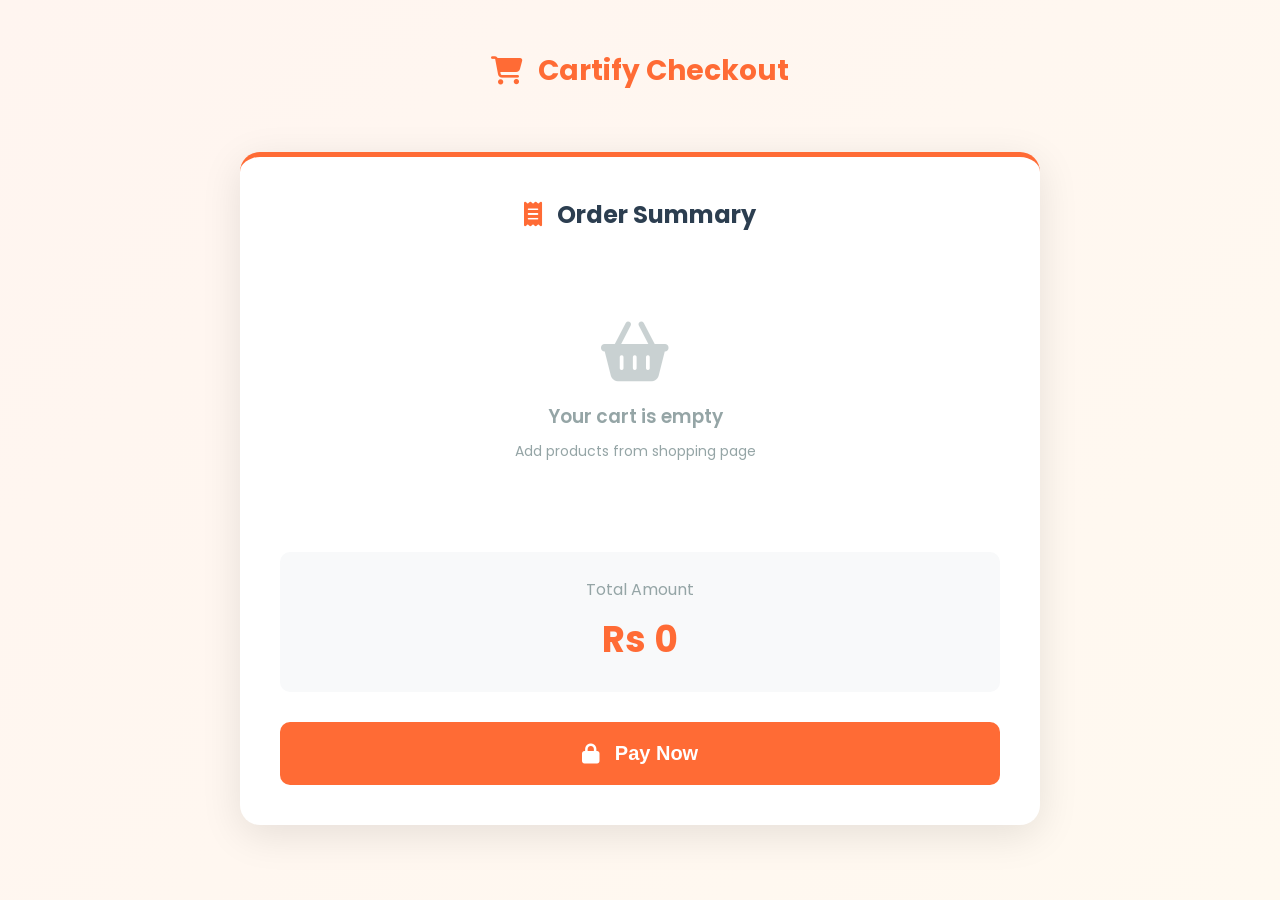
<file: Checkout.html>
<!DOCTYPE html>
<html lang="en">
<head>
    <meta charset="UTF-8">
    <meta name="viewport" content="width=device-width, initial-scale=1.0">
    <title>Checkout - Cartify</title>
    <link rel="stylesheet" href="Checkout.css">
    <link rel="stylesheet" href="https://cdnjs.cloudflare.com/ajax/libs/font-awesome/6.4.0/css/all.min.css">
    <link href="https://fonts.googleapis.com/css2?family=Poppins:wght@300;400;500;600;700&display=swap" rel="stylesheet">
</head>
<body>
    <div class="container">
        <!-- Header -->
        <div class="checkout-header">
            <div class="logo">
                <i class="fas fa-shopping-cart"></i>
                <span>Cartify Checkout</span>
            </div>
        </div>

        <!-- Checkout Card -->
        <div class="checkout-card">
            <h2 class="checkout-title">
                <i class="fas fa-receipt"></i> Order Summary
            </h2>
            
            <!-- Order Items -->
            <div class="order-items" id="orderItems">
                <!-- Items will be loaded from JavaScript -->
                <div class="empty-cart">
                    <i class="fas fa-shopping-basket"></i>
                    <h3>Your cart is empty</h3>
                    <p>Add products from shopping page</p>
                </div>
            </div>

            <!-- Total Amount -->
            <div class="total-section">
                <div class="total-label">Total Amount</div>
                <div class="total-amount" id="totalAmount">Rs 0</div>
            </div>

            <!-- Pay Now Button -->
            <button class="pay-btn" id="payNowBtn">
                <i class="fas fa-lock"></i>
                Pay Now
            </button>
        </div>
    </div>

    <script src="Checkout.js"></script>
</body>
</html>
</file>
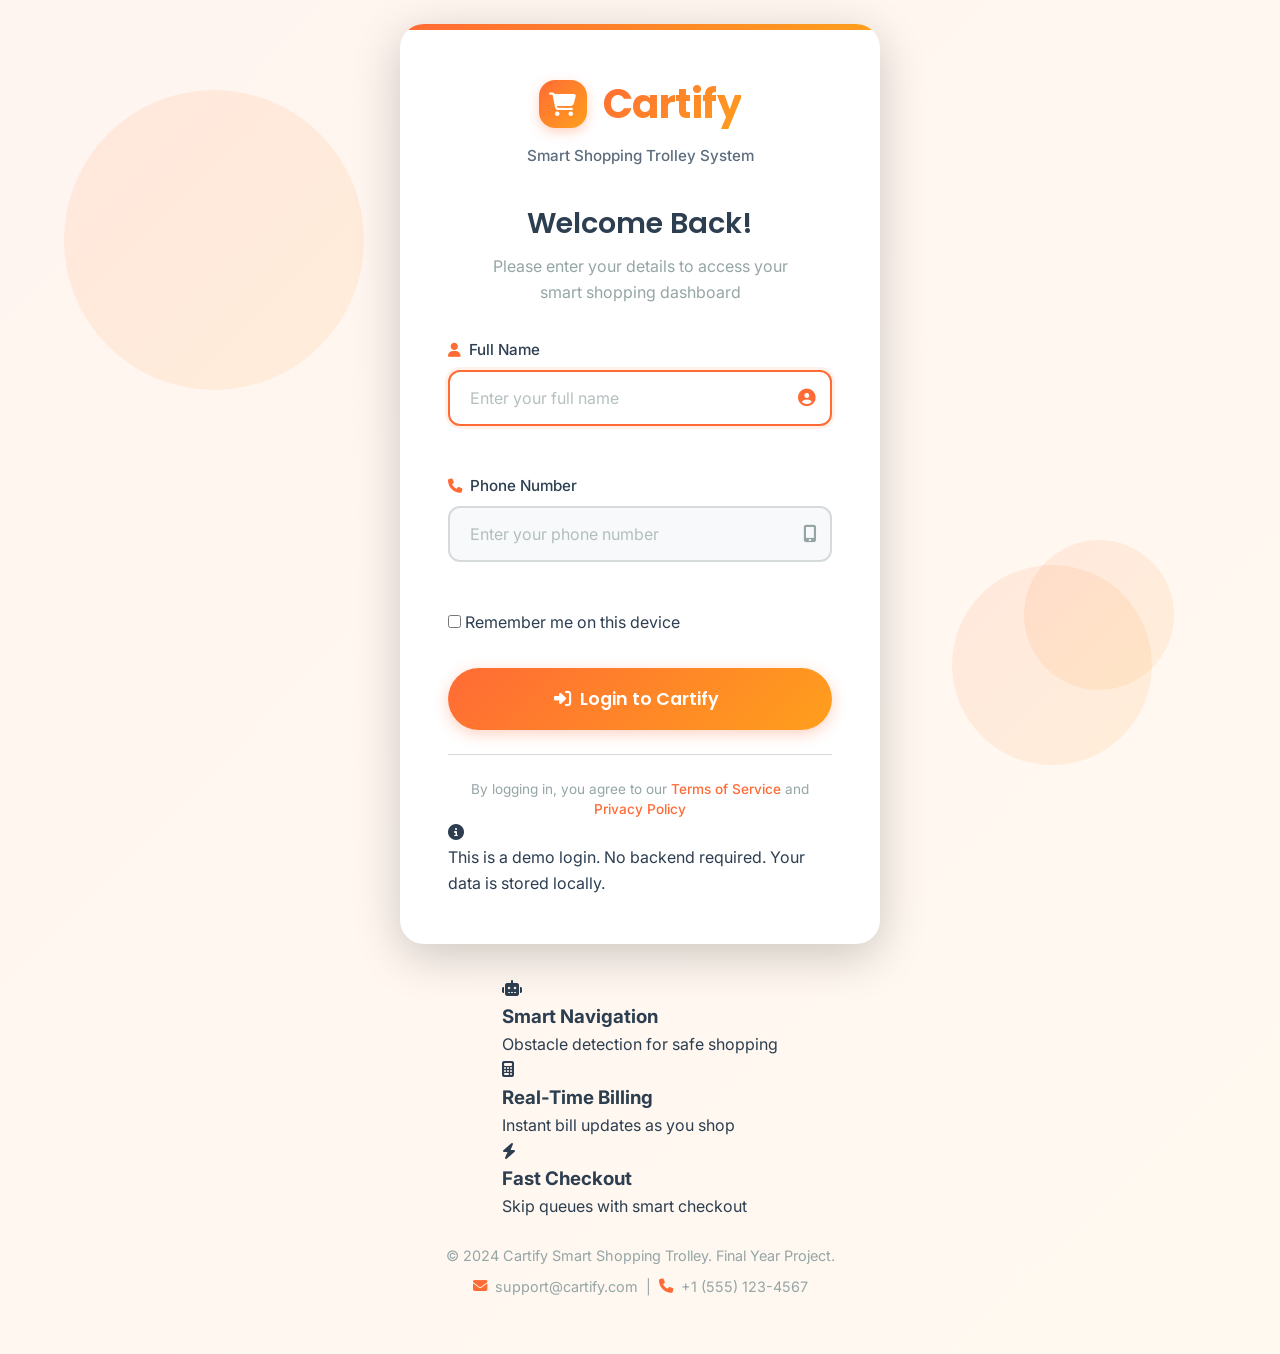
<file: login.html>
<!DOCTYPE html>
<html lang="en">
<head>
    <meta charset="UTF-8">
    <meta name="viewport" content="width=device-width, initial-scale=1.0">
    <title>Login - Cartify</title>
    <link rel="stylesheet" href="login.css">
    <link href="https://fonts.googleapis.com/css2?family=Poppins:wght@300;400;500;600;700&family=Inter:wght@400;500;600&display=swap" rel="stylesheet">
    <link rel="stylesheet" href="https://cdnjs.cloudflare.com/ajax/libs/font-awesome/6.4.0/css/all.min.css">
    <link rel="icon" type="image/x-icon" href="data:image/svg+xml,<svg xmlns=%22http://www.w3.org/2000/svg%22 viewBox=%220 0 100 100%22><text y='.9em' font-size='90'>🛒</text></svg>">
</head>
<body>
    <div class="login-container">
        <!-- Background Design Elements -->
        <div class="bg-shape shape-1"></div>
        <div class="bg-shape shape-2"></div>
        <div class="bg-shape shape-3"></div>
        
        <!-- Main Login Card -->
        <div class="login-card">
            <!-- Logo Section -->
            <div class="logo-section">
                <div class="logo">
                    <div class="logo-icon">
                        <i class="fas fa-shopping-cart"></i>
                    </div>
                    <h1 class="logo-text">Cartify</h1>
                </div>
                <p class="tagline">Smart Shopping Trolley System</p>
            </div>

            <!-- Welcome Section -->
            <div class="welcome-section">
                <h2 class="welcome-title">Welcome Back!</h2>
                <p class="welcome-subtitle">Please enter your details to access your smart shopping dashboard</p>
            </div>

            <!-- Login Form -->
            <form class="login-form" id="loginForm">
                <!-- Name Input -->
                <div class="form-group">
                    <label for="name" class="form-label">
                        <i class="fas fa-user"></i>
                        Full Name
                    </label>
                    <div class="input-group">
                        <input 
                            type="text" 
                            id="name" 
                            class="form-input"
                            placeholder="Enter your full name"
                            autocomplete="name"
                            required>
                        <div class="input-icon">
                            <i class="fas fa-user-circle"></i>
                        </div>
                    </div>
                    <div class="error-message" id="nameError"></div>
                </div>

                <!-- Phone Input -->
                <div class="form-group">
                    <label for="phone" class="form-label">
                        <i class="fas fa-phone"></i>
                        Phone Number
                    </label>
                    <div class="input-group">
                        <input 
                            type="tel" 
                            id="phone" 
                            class="form-input"
                            placeholder="Enter your phone number"
                            autocomplete="tel"
                            pattern="[0-9]{10,15}"
                            required>
                        <div class="input-icon">
                            <i class="fas fa-mobile-alt"></i>
                        </div>
                    </div>
                    <div class="error-message" id="phoneError"></div>
                </div>

                <!-- Remember Me Checkbox -->
                <div class="remember-me">
                    <label class="checkbox-label">
                        <input type="checkbox" id="rememberMe" class="checkbox-input">
                        <span class="checkbox-custom"></span>
                        <span class="checkbox-text">Remember me on this device</span>
                    </label>
                </div>

                <!-- Login Button -->
                <button type="submit" class="login-btn" id="loginBtn">
                    <i class="fas fa-sign-in-alt"></i>
                    <span>Login to Cartify</span>
                        <a href="Home.html"></a>

                    <div class="spinner" id="loginSpinner"></div>
                </button>

                <!-- Form Footer -->
                <div class="form-footer">
                    <p>By logging in, you agree to our 
                        <a href="#" class="footer-link">Terms of Service</a> and 
                        <a href="#" class="footer-link">Privacy Policy</a>
                    </p>
                </div>
            </form>

            <!-- Demo Note -->
            <div class="demo-note">
                <div class="demo-icon">
                    <i class="fas fa-info-circle"></i>
                </div>
                <p>This is a demo login. No backend required. Your data is stored locally.</p>
            </div>
        </div>

        <!-- Feature Highlights -->
        <div class="feature-highlights">
            <div class="feature-card">
                <div class="feature-icon">
                    <i class="fas fa-robot"></i>
                </div>
                <h3 class="feature-title">Smart Navigation</h3>
                <p class="feature-desc">Obstacle detection for safe shopping</p>
            </div>
            <div class="feature-card">
                <div class="feature-icon">
                    <i class="fas fa-calculator"></i>
                </div>
                <h3 class="feature-title">Real-Time Billing</h3>
                <p class="feature-desc">Instant bill updates as you shop</p>
            </div>
            <div class="feature-card">
                <div class="feature-icon">
                    <i class="fas fa-bolt"></i>
                </div>
                <h3 class="feature-title">Fast Checkout</h3>
                <p class="feature-desc">Skip queues with smart checkout</p>
            </div>
        </div>

        <!-- Footer -->
        <footer class="footer">
            <p>© 2024 Cartify Smart Shopping Trolley. Final Year Project.</p>
            <p class="footer-contact">
                <i class="fas fa-envelope"></i>
                support@cartify.com
                <span class="separator">|</span>
                <i class="fas fa-phone"></i>
                +1 (555) 123-4567
            </p>
        </footer>
    </div>

    <!-- Success Modal -->
    <div class="modal-overlay" id="successModal">
        <div class="modal">
            <div class="modal-icon success">
                <i class="fas fa-check-circle"></i>
            </div>
            <h3 class="modal-title">Login Successful!</h3>
            <p class="modal-message">Welcome back to Cartify. Redirecting to your dashboard...</p>
            <div class="modal-progress">
                <div class="progress-bar" id="progressBar"></div>
            </div>
        </div>
    </div>

    <script src="login.js"></script>
</body>
</html>
</file>
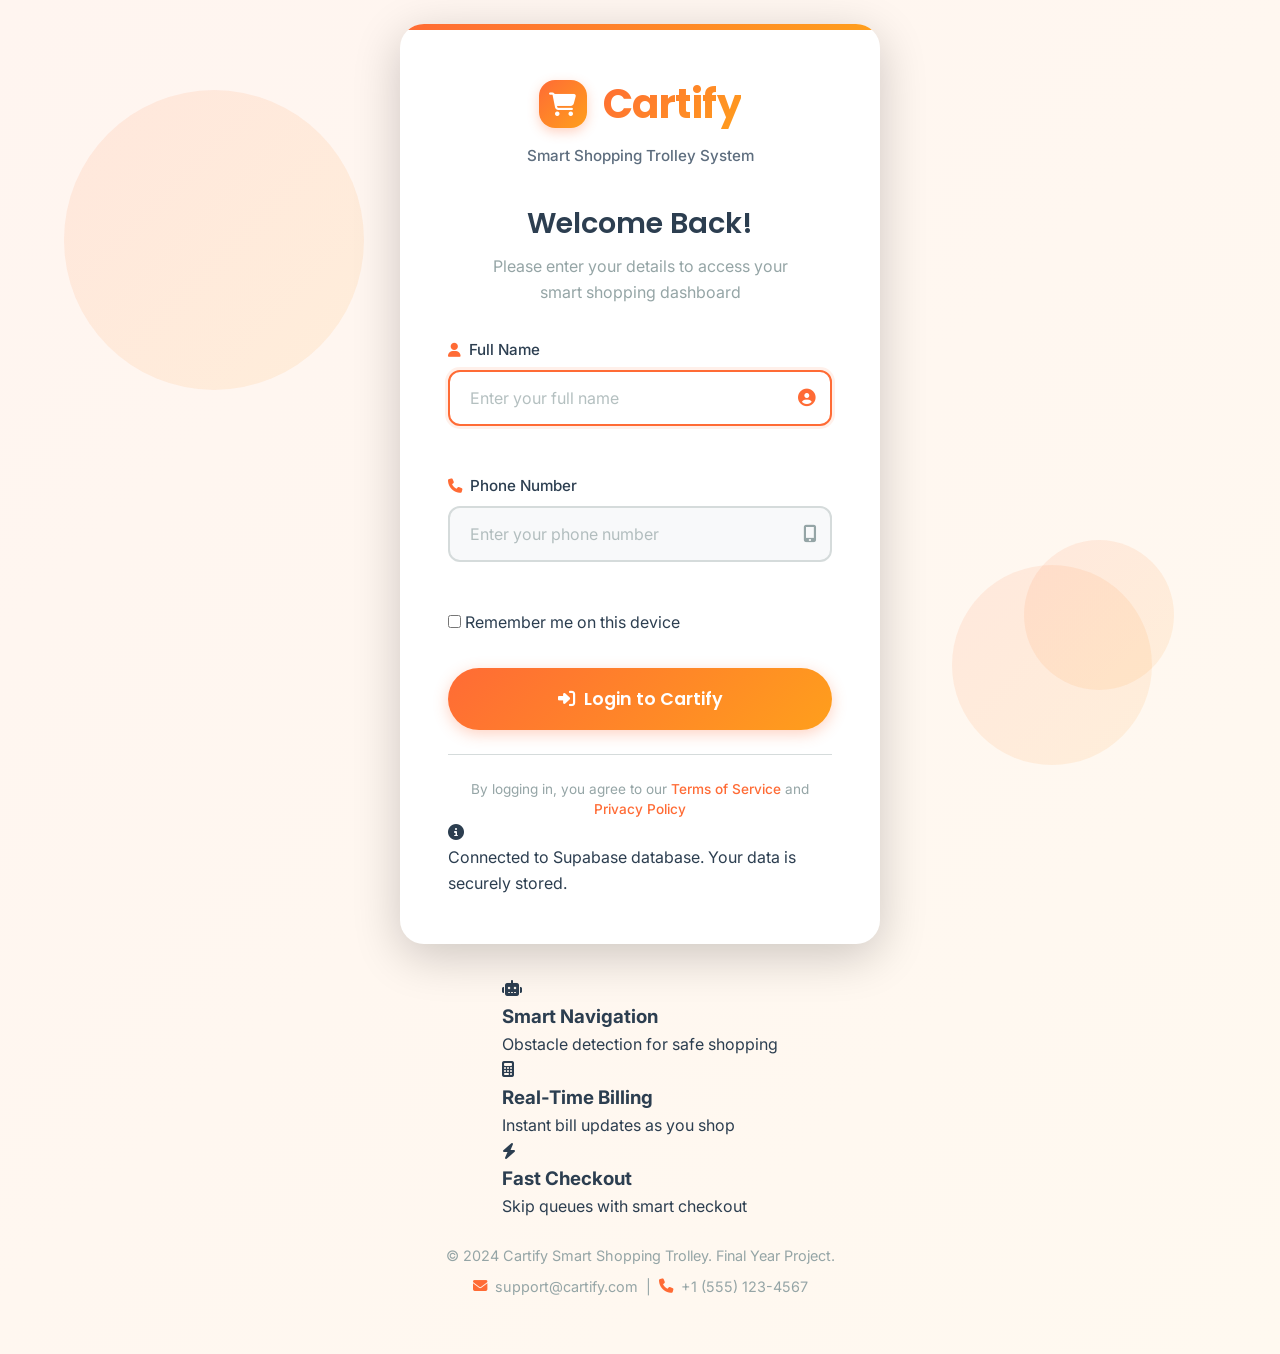
<file: logins.html>
<!DOCTYPE html>
<html lang="en">
<head>
    <meta charset="UTF-8">
    <meta name="viewport" content="width=device-width, initial-scale=1.0">
    <title>Login - Cartify</title>
    <link rel="stylesheet" href="login.css">
    <link href="https://fonts.googleapis.com/css2?family=Poppins:wght@300;400;500;600;700&family=Inter:wght@400;500;600&display=swap" rel="stylesheet">
    <link rel="stylesheet" href="https://cdnjs.cloudflare.com/ajax/libs/font-awesome/6.4.0/css/all.min.css">
    <link rel="icon" type="image/x-icon" href="data:image/svg+xml,<svg xmlns=%22http://www.w3.org/2000/svg%22 viewBox=%220 0 100 100%22><text y='.9em' font-size='90'>🛒</text></svg>">
</head>
<body>
    <div class="login-container">
        <!-- Background Design Elements -->
        <div class="bg-shape shape-1"></div>
        <div class="bg-shape shape-2"></div>
        <div class="bg-shape shape-3"></div>
        
        <!-- Main Login Card -->
        <div class="login-card">
            <!-- Logo Section -->
            <div class="logo-section">
                <div class="logo">
                    <div class="logo-icon">
                        <i class="fas fa-shopping-cart"></i>
                    </div>
                    <h1 class="logo-text">Cartify</h1>
                </div>
                <p class="tagline">Smart Shopping Trolley System</p>
            </div>

            <!-- Welcome Section -->
            <div class="welcome-section">
                <h2 class="welcome-title">Welcome Back!</h2>
                <p class="welcome-subtitle">Please enter your details to access your smart shopping dashboard</p>
            </div>

            <!-- Login Form -->
            <form class="login-form" id="loginForm">
                <!-- Name Input -->
                <div class="form-group">
                    <label for="name" class="form-label">
                        <i class="fas fa-user"></i>
                        Full Name
                    </label>
                    <div class="input-group">
                        <input 
                            type="text" 
                            id="name" 
                            class="form-input"
                            placeholder="Enter your full name"
                            autocomplete="name"
                            required>
                        <div class="input-icon">
                            <i class="fas fa-user-circle"></i>
                        </div>
                    </div>
                    <div class="error-message" id="nameError"></div>
                </div>

                <!-- Phone Input -->
                <div class="form-group">
                    <label for="phone" class="form-label">
                        <i class="fas fa-phone"></i>
                        Phone Number
                    </label>
                    <div class="input-group">
                        <input 
                            type="tel" 
                            id="phone" 
                            class="form-input"
                            placeholder="Enter your phone number"
                            autocomplete="tel"
                            pattern="[0-9]{10,15}"
                            required>
                        <div class="input-icon">
                            <i class="fas fa-mobile-alt"></i>
                        </div>
                    </div>
                    <div class="error-message" id="phoneError"></div>
                </div>

                <!-- Remember Me Checkbox -->
                <div class="remember-me">
                    <label class="checkbox-label">
                        <input type="checkbox" id="rememberMe" class="checkbox-input">
                        <span class="checkbox-custom"></span>
                        <span class="checkbox-text">Remember me on this device</span>
                    </label>
                </div>

                <!-- Login Button -->
                <button type="submit" class="login-btn" id="loginBtn">
                    <i class="fas fa-sign-in-alt"></i>
                    <span id="loginBtnText">Login to Cartify</span>
                    <div class="spinner" id="loginSpinner" style="display: none;"></div>
                </button>

                <!-- Form Footer -->
                <div class="form-footer">
                    <p>By logging in, you agree to our 
                        <a href="#" class="footer-link">Terms of Service</a> and 
                        <a href="#" class="footer-link">Privacy Policy</a>
                    </p>
                </div>
            </form>

            <!-- Demo Note -->
            <div class="demo-note">
                <div class="demo-icon">
                    <i class="fas fa-info-circle"></i>
                </div>
                <p>Connected to Supabase database. Your data is securely stored.</p>
            </div>
        </div>

        <!-- Feature Highlights -->
        <div class="feature-highlights">
            <div class="feature-card">
                <div class="feature-icon">
                    <i class="fas fa-robot"></i>
                </div>
                <h3 class="feature-title">Smart Navigation</h3>
                <p class="feature-desc">Obstacle detection for safe shopping</p>
            </div>
            <div class="feature-card">
                <div class="feature-icon">
                    <i class="fas fa-calculator"></i>
                </div>
                <h3 class="feature-title">Real-Time Billing</h3>
                <p class="feature-desc">Instant bill updates as you shop</p>
            </div>
            <div class="feature-card">
                <div class="feature-icon">
                    <i class="fas fa-bolt"></i>
                </div>
                <h3 class="feature-title">Fast Checkout</h3>
                <p class="feature-desc">Skip queues with smart checkout</p>
            </div>
        </div>

        <!-- Footer -->
        <footer class="footer">
            <p>© 2024 Cartify Smart Shopping Trolley. Final Year Project.</p>
            <p class="footer-contact">
                <i class="fas fa-envelope"></i>
                support@cartify.com
                <span class="separator">|</span>
                <i class="fas fa-phone"></i>
                +1 (555) 123-4567
            </p>
        </footer>
    </div>

    <!-- Success Modal -->
    <div class="modal-overlay" id="successModal">
        <div class="modal">
            <div class="modal-icon success">
                <i class="fas fa-check-circle"></i>
            </div>
            <h3 class="modal-title">Login Successful!</h3>
            <p class="modal-message">Welcome back to Cartify. Redirecting to your dashboard...</p>
            <div class="modal-progress">
                <div class="progress-bar" id="progressBar"></div>
            </div>
        </div>
    </div>

    <script type="module" src="login.js"></script>
</body>
</html>
</file>
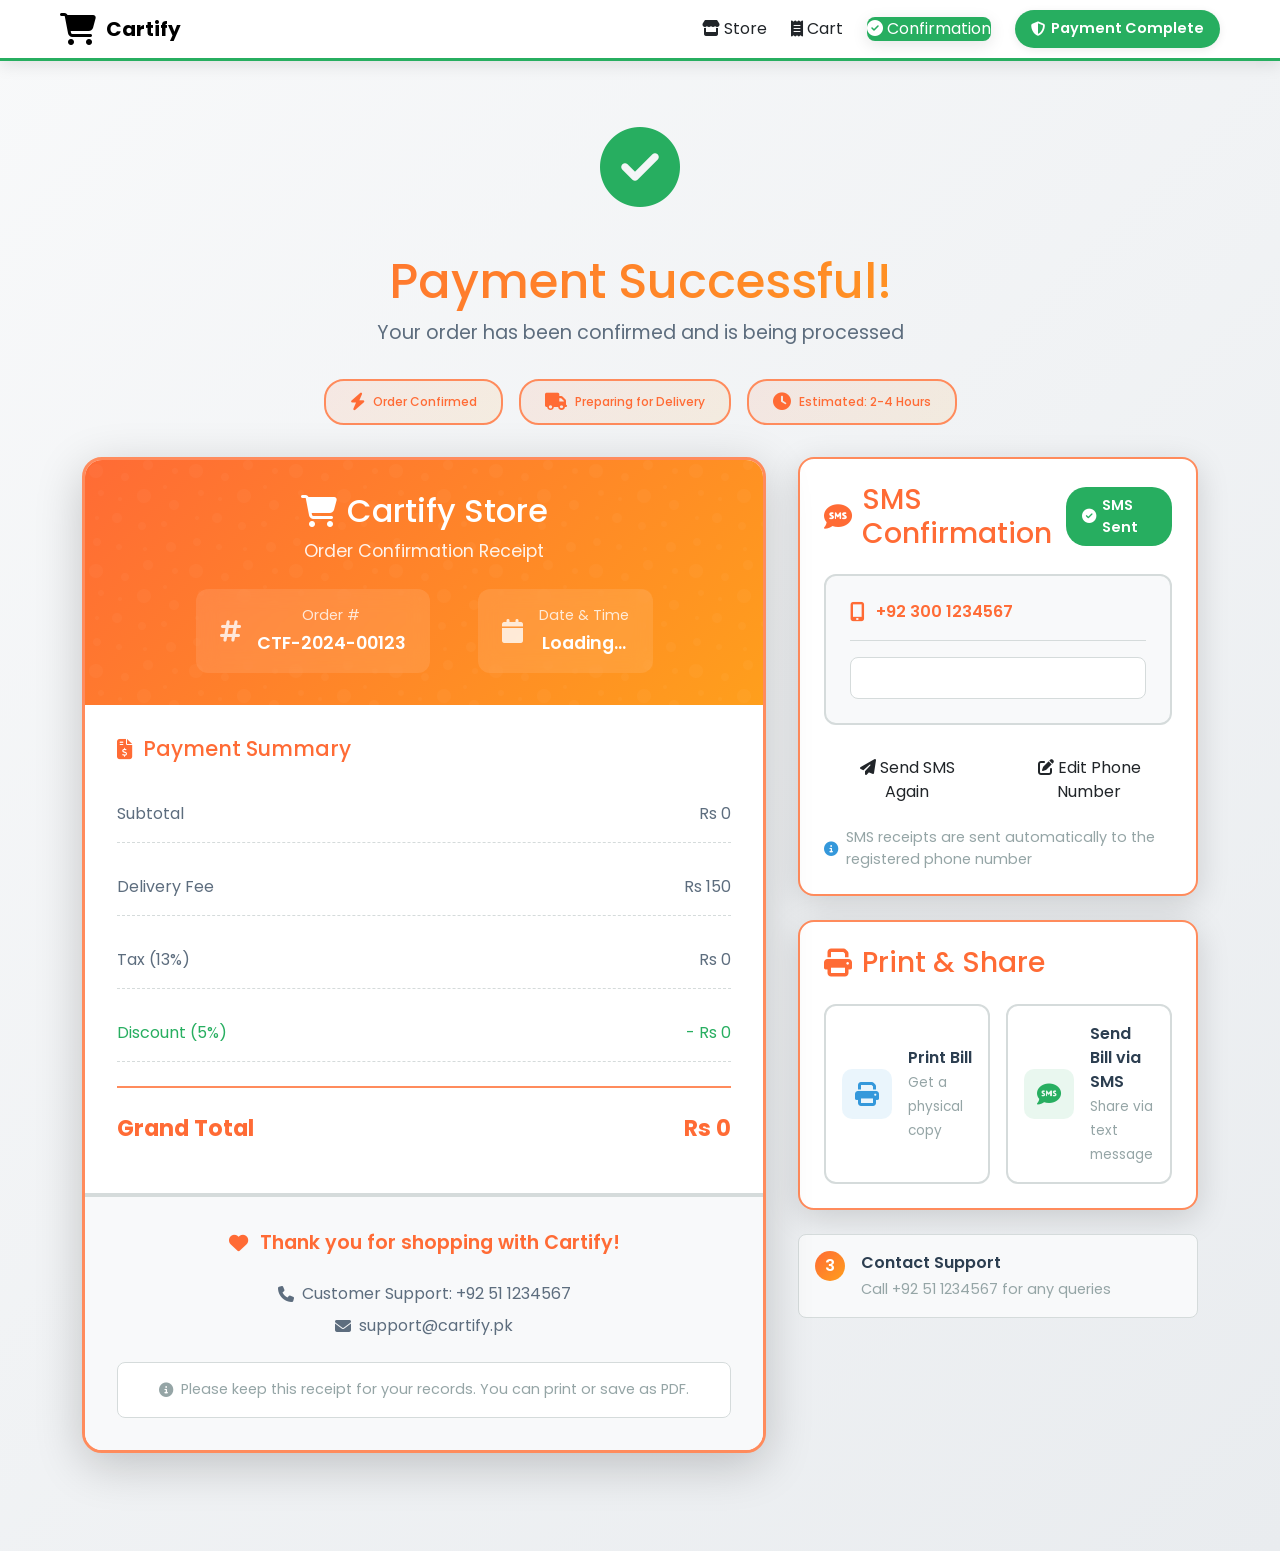
<file: Payment-Conf.html>
<!DOCTYPE html>
<html lang="en">
<head>
    <meta charset="UTF-8">
    <meta name="viewport" content="width=device-width, initial-scale=1.0">
    <title>Payment Confirmation - Cartify</title>
    <link rel="stylesheet" href="Payment-Conf.css">
    <link href="https://cdn.jsdelivr.net/npm/bootstrap@5.3.0/dist/css/bootstrap.min.css" rel="stylesheet">
    <link rel="stylesheet" href="https://cdnjs.cloudflare.com/ajax/libs/font-awesome/6.4.0/css/all.min.css">
    <link href="https://fonts.googleapis.com/css2?family=Poppins:wght@300;400;500;600;700&display=swap" rel="stylesheet">
</head>
<body>
    <!-- Navigation -->
    <nav class="navbar">
        <div class="container">
            <div class="navbar-brand">
                <i class="fas fa-shopping-cart"></i>
                <span>Cartify</span>
            </div>
            <div class="nav-links">
                <a href="Start-shoping-page.html" class="nav-link">
                    <i class="fas fa-store"></i> Store
                </a>
                <a href="Checkout.html" class="nav-link">
                    <i class="fas fa-receipt"></i> Cart
                </a>
                <a href="#" class="nav-link active">
                    <i class="fas fa-check-circle"></i> Confirmation
                </a>
                <div class="secure-badge">
                    <i class="fas fa-shield-alt"></i>
                    <span>Payment Complete</span>
                </div>
            </div>
        </div>
    </nav>

    <div class="container">
        <!-- Success Header -->
        <div class="success-header">
            <div class="success-icon">
                <i class="fas fa-check-circle"></i>
            </div>
            <h1>Payment Successful!</h1>
            <p class="subtitle">Your order has been confirmed and is being processed</p>
            <div class="success-badges">
                <span class="badge">
                    <i class="fas fa-bolt"></i> Order Confirmed
                </span>
                <span class="badge">
                    <i class="fas fa-truck"></i> Preparing for Delivery
                </span>
                <span class="badge">
                    <i class="fas fa-clock"></i> Estimated: 2-4 Hours
                </span>
            </div>
        </div>

        <!-- Main Content -->
        <div class="main-content">
            <!-- Left Column: Receipt -->
            <div class="receipt-section">
                <!-- Receipt Header -->
                <div class="receipt-header">
                    <div class="store-info">
                        <h2><i class="fas fa-shopping-cart"></i> Cartify Store</h2>
                        <p>Order Confirmation Receipt</p>
                    </div>
                    <div class="receipt-meta">
                        <div class="meta-item">
                            <i class="fas fa-hashtag"></i>
                            <div>
                                <span class="label">Order #</span>
                                <span class="value" id="orderNumber">CTF-2024-00123</span>
                            </div>
                        </div>
                        <div class="meta-item">
                            <i class="fas fa-calendar"></i>
                            <div>
                                <span class="label">Date & Time</span>
                                <span class="value" id="orderDateTime">Loading...</span>
                            </div>
                        </div>
                    </div>
                </div>
                <!-- Payment Summary -->
                <div class="payment-summary">
                    <h3><i class="fas fa-file-invoice-dollar"></i> Payment Summary</h3>
                    <div class="summary-grid">
                        <div class="summary-row">
                            <span>Subtotal</span>
                            <span id="subtotalAmount">Rs 0</span>
                        </div>
                        <div class="summary-row">
                            <span>Delivery Fee</span>
                            <span id="deliveryFee">Rs 150</span>
                        </div>
                        <div class="summary-row">
                            <span>Tax (13%)</span>
                            <span id="taxAmount">Rs 0</span>
                        </div>
                        <div class="summary-row discount">
                            <span>Discount (5%)</span>
                            <span id="discountAmount">- Rs 0</span>
                        </div>
                        <div class="summary-row total">
                            <span>Grand Total</span>
                            <span id="grandTotal">Rs 0</span>
                        </div>
                    </div>
                </div>

                
                <!-- Receipt Footer -->
                <div class="receipt-footer">
                    <div class="thank-you">
                        <i class="fas fa-heart"></i>
                        <span>Thank you for shopping with Cartify!</span>
                    </div>
                    <div class="store-contact">
                        <p><i class="fas fa-phone"></i> Customer Support: +92 51 1234567</p>
                        <p><i class="fas fa-envelope"></i> support@cartify.pk</p>
                    </div>
                    <div class="receipt-notice">
                        <i class="fas fa-info-circle"></i>
                        <span>Please keep this receipt for your records. You can print or save as PDF.</span>
                    </div>
                </div>
            </div>

            <!-- Right Column: Actions & SMS -->
            <div class="actions-section">
                <!-- SMS Simulation -->
                <div class="sms-simulation">
                    <div class="sms-header">
                        <h3><i class="fas fa-sms"></i> SMS Confirmation</h3>
                        <div class="sms-status" id="smsStatus">
                            <i class="fas fa-check-circle"></i>
                            <span>SMS Sent</span>
                        </div>
                    </div>
                    
                    <div class="sms-preview">
                        <div class="sms-phone">
                            <i class="fas fa-mobile-alt"></i>
                            <span id="smsPhoneNumber">+92 300 1234567</span>
                        </div>
                        <div class="sms-content">
                            <div class="sms-text" id="smsMessage">
                                <!-- SMS message will be loaded here -->
                            </div>
                            <div class="sms-time" id="smsTime"></div>
                        </div>
                    </div>
                    
                    <div class="sms-controls">
                        <button class="btn btn-sms" id="sendSMSBtn">
                            <i class="fas fa-paper-plane"></i> Send SMS Again
                        </button>
                        <button class="btn btn-edit" id="editSMSNumber">
                            <i class="fas fa-edit"></i> Edit Phone Number
                        </button>
                    </div>
                    
                    <div class="sms-info">
                        <i class="fas fa-info-circle"></i>
                        <span>SMS receipts are sent automatically to the registered phone number</span>
                    </div>
                </div>

                <!-- Action Buttons -->
                <div class="action-buttons">
                    <h3><i class="fas fa-print"></i> Print & Share</h3>
                    <div class="buttons-grid">
                        <button class="action-btn print-btn" id="printBillBtn">
                            <div class="btn-icon">
                                <i class="fas fa-print"></i>
                            </div>
                            <div class="btn-content">
                                <span class="btn-title">Print Bill</span>
                                <span class="btn-desc">Get a physical copy</span>
                            </div>
                        </button>
                        
                        <button class="action-btn sms-btn" id="sendBillSMSBtn">
                            <div class="btn-icon">
                                <i class="fas fa-sms"></i>
                            </div>
                            <div class="btn-content">
                                <span class="btn-title">Send Bill via SMS</span>
                                <span class="btn-desc">Share via text message</span>
                            </div>
                        </button>
                        
                       
                      
                    </div>
                </div>

                        <div class="step-item">
                            <div class="step-number">3</div>
                            <div class="step-content">
                                <div class="step-title">Contact Support</div>
                                <div class="step-desc">Call +92 51 1234567 for any queries</div>
                            </div>
                        </div>
                    </div>
                </div>
            </div>
        </div>


    <!-- Loading Overlay -->
    <div class="loading-overlay" id="loadingOverlay">
        <div class="loading-content">
            <div class="loading-spinner">
                <i class="fas fa-spinner fa-spin"></i>
            </div>
            <h3>Sending SMS</h3>
            <p>Please wait while we send confirmation to your phone</p>
            <div class="loading-progress">
                <div class="progress-bar"></div>
            </div>
        </div>
    </div>

    <!-- Success Toast -->
    <div class="success-toast" id="successToast">
        <i class="fas fa-check-circle"></i>
        <span id="toastMessage">SMS sent successfully!</span>
    </div>

    <!-- Notifications Container -->
    <div id="notificationContainer"></div>

    <script src="Payment-Conf.js"></script>
</body>
</html>
</file>
<file: Checkout.css>
/* checkout.css - Cartify Checkout Page */

:root {
    --primary: #FF6B35;
    --primary-dark: #E55A2B;
    --light: #F8F9FA;
    --dark: #2C3E50;
    --gray: #95A5A6;
    --white: #FFFFFF;
}

* {
    margin: 0;
    padding: 0;
    box-sizing: border-box;
}

body {
    font-family: 'Poppins', sans-serif;
    background: linear-gradient(135deg, #FFF5F0 0%, #FFF9F0 100%);
    min-height: 100vh;
    padding: 20px;
}

.container {
    max-width: 800px;
    margin: 0 auto;
}

/* Header */
.checkout-header {
    text-align: center;
    padding: 30px 0;
}

.logo {
    display: inline-flex;
    align-items: center;
    gap: 15px;
    font-size: 28px;
    font-weight: 700;
    color: var(--primary);
    margin-bottom: 30px;
}

.logo i {
    animation: bounce 2s infinite;
}

@keyframes bounce {
    0%, 100% { transform: translateY(0); }
    50% { transform: translateY(-5px); }
}

/* Checkout Card */
.checkout-card {
    background: var(--white);
    border-radius: 20px;
    padding: 40px;
    box-shadow: 0 10px 40px rgba(0,0,0,0.1);
    border-top: 5px solid var(--primary);
}

.checkout-title {
    text-align: center;
    color: var(--dark);
    margin-bottom: 30px;
    font-size: 24px;
}

.checkout-title i {
    color: var(--primary);
    margin-right: 10px;
}

/* Order Items */
.order-items {
    max-height: 300px;
    overflow-y: auto;
    margin-bottom: 30px;
    padding-right: 10px;
}

.order-items::-webkit-scrollbar {
    width: 6px;
}

.order-items::-webkit-scrollbar-track {
    background: #f1f1f1;
    border-radius: 10px;
}

.order-items::-webkit-scrollbar-thumb {
    background: var(--primary);
    border-radius: 10px;
}

.order-item {
    display: flex;
    align-items: center;
    justify-content: space-between;
    padding: 15px 0;
    border-bottom: 1px solid #eee;
    animation: slideIn 0.3s ease-out;
}

@keyframes slideIn {
    from {
        opacity: 0;
        transform: translateX(-20px);
    }
    to {
        opacity: 1;
        transform: translateX(0);
    }
}

.order-item:last-child {
    border-bottom: none;
}

.item-info {
    flex: 1;
}

.item-name {
    font-weight: 600;
    margin-bottom: 5px;
    color: var(--dark);
}

.item-meta {
    color: var(--gray);
    font-size: 14px;
    display: flex;
    gap: 10px;
    align-items: center;
}

.item-price {
    font-weight: 700;
    color: var(--primary);
    font-size: 18px;
    text-align: right;
}

.item-qty {
    background: var(--light);
    padding: 2px 8px;
    border-radius: 4px;
    font-weight: 600;
}

/* Total Amount */
.total-section {
    background: var(--light);
    border-radius: 10px;
    padding: 25px;
    margin: 30px 0;
    text-align: center;
    animation: fadeIn 0.5s ease-out;
}

@keyframes fadeIn {
    from { opacity: 0; }
    to { opacity: 1; }
}

.total-label {
    font-size: 16px;
    color: var(--gray);
    margin-bottom: 10px;
}

.total-amount {
    font-size: 36px;
    font-weight: 700;
    color: var(--primary);
}

/* Pay Button */
.pay-btn {
    width: 100%;
    padding: 20px;
    background: var(--primary);
    color: var(--white);
    border: none;
    border-radius: 10px;
    font-size: 20px;
    font-weight: 600;
    cursor: pointer;
    display: flex;
    align-items: center;
    justify-content: center;
    gap: 15px;
    transition: all 0.3s;
    margin-top: 20px;
    position: relative;
    overflow: hidden;
}

.pay-btn:hover {
    background: var(--primary-dark);
    transform: translateY(-3px);
    box-shadow: 0 5px 20px rgba(255, 107, 53, 0.3);
}

.pay-btn:active {
    transform: translateY(-1px);
}

.pay-btn::after {
    content: '';
    position: absolute;
    top: 50%;
    left: 50%;
    width: 5px;
    height: 5px;
    background: rgba(255, 255, 255, 0.5);
    opacity: 0;
    border-radius: 100%;
    transform: scale(1, 1) translate(-50%);
    transform-origin: 50% 50%;
}

.pay-btn:focus:not(:active)::after {
    animation: ripple 1s ease-out;
}

@keyframes ripple {
    0% {
        transform: scale(0, 0);
        opacity: 0.5;
    }
    20% {
        transform: scale(25, 25);
        opacity: 0.3;
    }
    100% {
        opacity: 0;
        transform: scale(40, 40);
    }
}

/* Empty State */
.empty-cart {
    text-align: center;
    padding: 60px 0;
    color: var(--gray);
    animation: fadeIn 0.5s ease-out;
}

.empty-cart i {
    font-size: 60px;
    margin-bottom: 20px;
    color: var(--gray);
    opacity: 0.5;
}

.empty-cart h3 {
    margin-bottom: 10px;
    font-weight: 600;
}

.empty-cart p {
    font-size: 14px;
}

/* Animation for checkout card */
@keyframes cardAppear {
    from { 
        opacity: 0; 
        transform: translateY(20px) scale(0.95);
    }
    to { 
        opacity: 1; 
        transform: translateY(0) scale(1);
    }
}

.checkout-card {
    animation: cardAppear 0.5s ease-out;
}

/* Success Animation */
.success-checkmark {
    width: 80px;
    height: 80px;
    margin: 0 auto;
    border-radius: 50%;
    display: flex;
    align-items: center;
    justify-content: center;
    background: var(--primary);
    animation: scaleIn 0.3s ease-out;
}

@keyframes scaleIn {
    from {
        transform: scale(0);
        opacity: 0;
    }
    to {
        transform: scale(1);
        opacity: 1;
    }
}

/* Responsive Design */
@media (max-width: 768px) {
    body {
        padding: 15px;
    }
    
    .checkout-card {
        padding: 25px 20px;
    }
    
    .logo {
        font-size: 24px;
    }
    
    .checkout-title {
        font-size: 20px;
    }
    
    .total-amount {
        font-size: 28px;
    }
    
    .pay-btn {
        padding: 16px;
        font-size: 18px;
    }
    
    .order-item {
        padding: 12px 0;
    }
    
    .item-price {
        font-size: 16px;
    }
}

@media (max-width: 480px) {
    .checkout-header {
        padding: 20px 0;
    }
    
    .logo {
        font-size: 20px;
    }
    
    .checkout-card {
        padding: 20px 15px;
    }
    
    .total-section {
        padding: 20px 15px;
    }
    
    .total-amount {
        font-size: 24px;
    }
    
    .pay-btn {
        padding: 14px;
        font-size: 16px;
    }
    
    .item-name {
        font-size: 14px;
    }
    
    .item-meta {
        font-size: 12px;
    }
}
</file>
<file: login.css>
:root {
    --primary: #FF6B35;
    --primary-dark: #E55A2B;
    --primary-light: #FF8B5C;
    --secondary: #FF9F1C;
    --accent: #FFD166;
    --dark: #2C3E50;
    --gray-dark: #5D6D7E;
    --gray: #95A5A6;
    --gray-light: #D5DBDB;
    --light-gray: #F8F9FA;
    --white: #FFFFFF;
    --success: #27AE60;
    --error: #E74C3C;
    --warning: #F39C12;
    --info: #3498DB;
    --gradient-warm: linear-gradient(135deg, #FF6B35, #FF9F1C);
    --gradient-light: linear-gradient(135deg, rgba(255, 107, 53, 0.1), rgba(255, 159, 28, 0.1));
    --shadow-sm: 0 2px 8px rgba(0, 0, 0, 0.08);
    --shadow-md: 0 4px 16px rgba(0, 0, 0, 0.1);
    --shadow-lg: 0 8px 32px rgba(0, 0, 0, 0.15);
    --shadow-xl: 0 12px 48px rgba(0, 0, 0, 0.2);
    --radius-md: 12px;
    --radius-lg: 16px;
    --radius-xl: 24px;
    --radius-round: 50px;
    --transition-normal: 0.3s ease;
    --space-xs: 4px;
    --space-sm: 8px;
    --space-md: 16px;
    --space-lg: 24px;
    --space-xl: 32px;
    --space-xxl: 48px;
}

* {
    margin: 0;
    padding: 0;
    box-sizing: border-box;
}

html {
    font-size: 16px;
    scroll-behavior: smooth;
}

body {
    font-family: 'Inter', -apple-system, BlinkMacSystemFont, 'Segoe UI', Roboto, Oxygen, Ubuntu, sans-serif;
    color: var(--dark);
    background: linear-gradient(135deg, #FFF5F0 0%, #FFF9F0 100%);
    min-height: 100vh;
    overflow-x: hidden;
    line-height: 1.6;
}

.login-container {
    min-height: 100vh;
    display: flex;
    flex-direction: column;
    align-items: center;
    justify-content: center;
    padding: var(--space-lg);
    position: relative;
}

.bg-shape {
    position: fixed;
    border-radius: 50%;
    background: var(--gradient-light);
    z-index: -1;
    animation: float 20s infinite linear;
}

.shape-1 {
    width: 300px;
    height: 300px;
    top: 10%;
    left: 5%;
}

.shape-2 {
    width: 200px;
    height: 200px;
    bottom: 15%;
    right: 10%;
    animation-delay: 5s;
}

.shape-3 {
    width: 150px;
    height: 150px;
    top: 60%;
    left: 80%;
    animation-delay: 10s;
}

@keyframes float {
    0%,
    100% {
        transform: translateY(0) rotate(0deg);
    }
    25% {
        transform: translateY(-20px) rotate(90deg);
    }
    50% {
        transform: translateY(0) rotate(180deg);
    }
    75% {
        transform: translateY(20px) rotate(270deg);
    }
}

@keyframes slideUp {
    from {
        opacity: 0;
        transform: translateY(30px);
    }
    to {
        opacity: 1;
        transform: translateY(0);
    }
}

@keyframes spin {
    to {
        transform: rotate(360deg);
    }
}

.login-card {
    background-color: var(--white);
    border-radius: var(--radius-xl);
    padding: var(--space-xxl);
    width: 100%;
    max-width: 480px;
    box-shadow: var(--shadow-xl);
    position: relative;
    overflow: hidden;
    margin-bottom: var(--space-xl);
    animation: slideUp 0.8s ease;
}

.login-card::before {
    content: "";
    position: absolute;
    top: 0;
    left: 0;
    right: 0;
    height: 6px;
    background: var(--gradient-warm);
}

.logo-section,
.welcome-section,
.footer {
    text-align: center;
}

.logo-section {
    margin-bottom: var(--space-xl);
}

.logo {
    display: flex;
    align-items: center;
    justify-content: center;
    gap: var(--space-md);
    margin-bottom: var(--space-sm);
}

.logo-icon {
    width: 48px;
    height: 48px;
    background: var(--gradient-warm);
    border-radius: var(--radius-lg);
    display: flex;
    align-items: center;
    justify-content: center;
    color: var(--white);
    font-size: 1.5rem;
    box-shadow: 0 4px 12px rgba(255, 107, 53, 0.3);
}

.logo-text {
    font-family: 'Poppins', sans-serif;
    font-size: 2.5rem;
    font-weight: 700;
    background: var(--gradient-warm);
    background-clip: text;
    -webkit-background-clip: text;
    color: transparent;
    letter-spacing: -0.5px;
}

.tagline {
    color: var(--gray-dark);
    font-size: 0.95rem;
    font-weight: 500;
}

.welcome-section {
    margin-bottom: var(--space-xl);
}

.welcome-title {
    font-family: 'Poppins', sans-serif;
    font-size: 1.8rem;
    font-weight: 600;
    color: var(--dark);
    margin-bottom: var(--space-sm);
}

.welcome-subtitle {
    color: var(--gray);
    font-size: 1rem;
    max-width: 320px;
    margin: 0 auto;
}

.form-group {
    margin-bottom: var(--space-lg);
}

.form-label {
    display: flex;
    align-items: center;
    gap: var(--space-sm);
    font-weight: 500;
    color: var(--dark);
    margin-bottom: var(--space-sm);
    font-size: 0.95rem;
}

.form-label i {
    color: var(--primary);
    font-size: 0.9rem;
}

.input-group {
    position: relative;
}

.form-input {
    width: 100%;
    padding: 16px 52px 16px 20px;
    border: 2px solid var(--gray-light);
    border-radius: var(--radius-md);
    font-family: 'Inter', sans-serif;
    font-size: 1rem;
    color: var(--dark);
    background-color: var(--light-gray);
    transition: var(--transition-normal);
}

.form-input:focus {
    outline: none;
    border-color: var(--primary);
    background-color: var(--white);
    box-shadow: 0 0 0 3px rgba(255, 107, 53, 0.1);
}

.form-input::placeholder {
    color: var(--gray);
    opacity: 0.7;
}

.input-icon {
    position: absolute;
    right: 16px;
    top: 50%;
    transform: translateY(-50%);
    color: var(--gray);
    font-size: 1.1rem;
}

.form-input:focus + .input-icon {
    color: var(--primary);
}

.error-message {
    color: var(--error);
    font-size: 0.85rem;
    margin-top: var(--space-xs);
    min-height: 20px;
    opacity: 0;
    transform: translateY(-5px);
    transition: var(--transition-normal);
}

.error-message.show {
    opacity: 1;
    transform: translateY(0);
}

.status-message {
    min-height: 24px;
    margin-bottom: var(--space-sm);
    font-size: 0.92rem;
    font-weight: 500;
}

.status-message.success {
    color: var(--success);
}

.status-message.error {
    color: var(--error);
}

.login-btn {
    width: 100%;
    padding: 18px;
    background: var(--gradient-warm);
    color: var(--white);
    border: none;
    border-radius: var(--radius-round);
    font-family: 'Poppins', sans-serif;
    font-size: 1.1rem;
    font-weight: 600;
    cursor: pointer;
    transition: var(--transition-normal);
    display: flex;
    align-items: center;
    justify-content: center;
    gap: var(--space-sm);
    position: relative;
    overflow: hidden;
    margin-top: var(--space-xl);
    box-shadow: 0 4px 15px rgba(255, 107, 53, 0.3);
}

.login-btn:hover {
    transform: translateY(-2px);
    box-shadow: 0 6px 20px rgba(255, 107, 53, 0.4);
}

.login-btn:active {
    transform: translateY(0);
}

.login-btn:disabled {
    opacity: 0.8;
    cursor: not-allowed;
    transform: none;
    box-shadow: var(--shadow-sm);
}

.spinner {
    width: 20px;
    height: 20px;
    border: 2px solid rgba(255, 255, 255, 0.3);
    border-top-color: var(--white);
    border-radius: 50%;
    animation: spin 0.8s linear infinite;
    opacity: 0;
    display: none;
}

.spinner.show {
    opacity: 1;
    display: inline-block;
}

.form-footer {
    text-align: center;
    margin-top: var(--space-lg);
    padding-top: var(--space-lg);
    border-top: 1px solid var(--gray-light);
}

.form-footer p,
.footer {
    color: var(--gray);
}

.form-footer p {
    font-size: 0.85rem;
    line-height: 1.5;
}

.footer-link {
    color: var(--primary);
    text-decoration: none;
    font-weight: 500;
    transition: var(--transition-normal);
}

.footer-link:hover {
    text-decoration: underline;
    color: var(--primary-dark);
}

.footer {
    font-size: 0.9rem;
    padding: var(--space-lg);
}

.footer p {
    margin-bottom: var(--space-sm);
}

.footer-contact {
    display: flex;
    align-items: center;
    justify-content: center;
    gap: var(--space-sm);
    flex-wrap: wrap;
}

.footer-contact i {
    color: var(--primary);
}

.modal-overlay {
    position: fixed;
    inset: 0;
    background-color: rgba(0, 0, 0, 0.8);
    display: flex;
    align-items: center;
    justify-content: center;
    z-index: 1000;
    opacity: 0;
    visibility: hidden;
    transition: var(--transition-normal);
    backdrop-filter: blur(5px);
}

.modal-overlay.show {
    opacity: 1;
    visibility: visible;
}

.modal {
    background-color: var(--white);
    border-radius: var(--radius-xl);
    padding: var(--space-xxl);
    max-width: 400px;
    width: min(90%, 400px);
    text-align: center;
    transform: scale(0.9);
    transition: var(--transition-normal);
    box-shadow: var(--shadow-xl);
}

.modal-overlay.show .modal {
    transform: scale(1);
}

.modal-icon {
    width: 80px;
    height: 80px;
    border-radius: 50%;
    margin: 0 auto var(--space-lg);
    display: flex;
    align-items: center;
    justify-content: center;
    font-size: 2.5rem;
}

.modal-icon.success {
    background-color: rgba(39, 174, 96, 0.1);
    color: var(--success);
}

.modal-title {
    font-family: 'Poppins', sans-serif;
    font-size: 1.5rem;
    font-weight: 600;
    margin-bottom: var(--space-sm);
    color: var(--dark);
}

.modal-message {
    color: var(--gray);
    margin-bottom: var(--space-xl);
    line-height: 1.6;
}

.modal-progress {
    height: 6px;
    background-color: var(--gray-light);
    border-radius: var(--radius-round);
    overflow: hidden;
}

.progress-bar {
    height: 100%;
    background: var(--gradient-warm);
    width: 0;
    transition: width 1.8s linear;
}

@media (max-width: 768px) {
    .login-container {
        padding: var(--space-md);
    }

    .login-card {
        padding: var(--space-xl);
    }

    .logo-text {
        font-size: 2rem;
    }

    .footer-contact {
        flex-direction: column;
        gap: var(--space-xs);
    }
}

@media (max-width: 480px) {
    .login-card {
        padding: var(--space-lg);
    }

    .logo {
        gap: var(--space-sm);
        align-items: center;
    }

    .logo-icon {
        width: 40px;
        height: 40px;
        font-size: 1.2rem;
    }

    .logo-text {
        font-size: 1.8rem;
    }

    .welcome-title {
        font-size: 1.5rem;
    }

    .welcome-subtitle {
        font-size: 0.95rem;
    }

    .login-btn {
        padding: 16px;
        font-size: 1rem;
    }

    .bg-shape {
        display: none;
    }
}
</file>
<file: Payment-Conf.css>
/* confirmation.css - Cartify Payment Confirmation Page */

:root {
    /* Same Warm Colors from Login Page */
    --primary: #FF6B35;
    --primary-dark: #E55A2B;
    --primary-light: #FF8B5C;
    --secondary: #FF9F1C;
    --accent: #FFD166;
    
    /* Neutral Colors */
    --dark: #2C3E50;
    --gray-dark: #5D6D7E;
    --gray: #95A5A6;
    --gray-light: #D5DBDB;
    --light-gray: #F8F9FA;
    --white: #FFFFFF;
    
    /* Status Colors */
    --success: #27AE60;
    --error: #E74C3C;
    --warning: #F39C12;
    --info: #3498DB;
    
    /* Gradients - Same as Login Page */
    --gradient-primary: linear-gradient(135deg, var(--primary), var(--secondary));
    --gradient-warm: linear-gradient(135deg, #FF6B35, #FF9F1C);
    --gradient-light: linear-gradient(135deg, rgba(255, 107, 53, 0.1), rgba(255, 159, 28, 0.1));
    
    /* Shadows */
    --shadow-sm: 0 2px 8px rgba(0, 0, 0, 0.08);
    --shadow-md: 0 4px 16px rgba(0, 0, 0, 0.1);
    --shadow-lg: 0 8px 32px rgba(0, 0, 0, 0.15);
    --shadow-xl: 0 12px 48px rgba(0, 0, 0, 0.2);
}

* {
    margin: 0;
    padding: 0;
    box-sizing: border-box;
    font-family: 'Poppins', sans-serif;
}

body {
    background: linear-gradient(135deg, #f8f9fa 0%, #e9ecef 100%);
    color: var(--dark);
    min-height: 100vh;
    padding-bottom: 50px;
}

/* Navigation */
.navbar {
    background: var(--white);
    padding: 1rem 0;
    box-shadow: var(--shadow-md);
    border-bottom: 3px solid var(--success);
    position: sticky;
    top: 0;
    z-index: 1000;
}

.navbar .container {
    display: flex;
    justify-content: space-between;
    align-items: center;
    max-width: 1200px;
    margin: 0 auto;
    padding: 0 20px;
}

.navbar-brand {
    display: flex;
    align-items: center;
    gap: 10px;
    color: var(--primary);
    font-size: 1.8rem;
    font-weight: 700;
    text-decoration: none;
}

.navbar-brand i {
    font-size: 2rem;
}

.nav-links {
    display: flex;
    gap: 1.5rem;
    align-items: center;
}

.nav-link {
    color: var(--gray-dark);
    text-decoration: none;
    font-weight: 500;
    display: flex;
    align-items: center;
    gap: 8px;
    padding: 10px 16px;
    border-radius: 8px;
    transition: all 0.3s ease;
}

.nav-link:hover {
    background: var(--gradient-light);
    color: var(--primary);
    transform: translateY(-2px);
}

.nav-link.active {
    background: var(--success);
    color: var(--white);
    box-shadow: var(--shadow-md);
}

.secure-badge {
    background: var(--success);
    color: var(--white);
    padding: 8px 16px;
    border-radius: 20px;
    font-size: 0.9rem;
    font-weight: 600;
    display: flex;
    align-items: center;
    gap: 6px;
    box-shadow: var(--shadow-sm);
}

/* Container */
.container {
    max-width: 1200px;
    margin: 0 auto;
    padding: 0 20px;
}

/* Success Header */
.success-header {
    text-align: center;
    padding: 3rem 0 2rem;
}

.success-icon {
    font-size: 5rem;
    color: var(--success);
    margin-bottom: 1.5rem;
    animation: bounceIn 1s ease;
}

@keyframes bounceIn {
    0% {
        transform: scale(0.3);
        opacity: 0;
    }
    50% {
        transform: scale(1.1);
    }
    100% {
        transform: scale(1);
        opacity: 1;
    }
}

.success-header h1 {
    background: var(--gradient-primary);
    -webkit-background-clip: text;
    background-clip: text;
    color: transparent;
    font-size: 3rem;
    margin-bottom: 0.5rem;
}

.subtitle {
    color: var(--gray-dark);
    font-size: 1.2rem;
    margin-bottom: 2rem;
    max-width: 600px;
    margin: 0 auto 2rem;
}

.success-badges {
    display: flex;
    justify-content: center;
    gap: 1rem;
    flex-wrap: wrap;
    margin-top: 1.5rem;
}

.success-badges .badge {
    background: var(--gradient-light);
    color: var(--primary);
    padding: 0.75rem 1.5rem;
    border-radius: 20px;
    font-weight: 500;
    display: flex;
    align-items: center;
    gap: 8px;
    border: 2px solid var(--primary-light);
}

.success-badges .badge i {
    font-size: 1.1rem;
}

/* Main Content */
.main-content {
    display: grid;
    grid-template-columns: 1fr 400px;
    gap: 2rem;
    margin-bottom: 3rem;
}

/* Receipt Section */
.receipt-section {
    background: var(--white);
    border-radius: 20px;
    box-shadow: var(--shadow-xl);
    overflow: hidden;
    border: 3px solid var(--primary-light);
    position: relative;
}

/* Receipt Header */
.receipt-header {
    background: var(--gradient-primary);
    color: var(--white);
    padding: 2rem;
    text-align: center;
    position: relative;
    overflow: hidden;
}

.receipt-header::before {
    content: '';
    position: absolute;
    top: 0;
    left: 0;
    right: 0;
    bottom: 0;
    background: url("data:image/svg+xml,%3Csvg width='100' height='100' viewBox='0 0 100 100' xmlns='http://www.w3.org/2000/svg'%3E%3Cpath d='M11 18c3.866 0 7-3.134 7-7s-3.134-7-7-7-7 3.134-7 7 3.134 7 7 7zm48 25c3.866 0 7-3.134 7-7s-3.134-7-7-7-7 3.134-7 7 3.134 7 7 7zm-43-7c1.657 0 3-1.343 3-3s-1.343-3-3-3-3 1.343-3 3 1.343 3 3 3zm63 31c1.657 0 3-1.343 3-3s-1.343-3-3-3-3 1.343-3 3 1.343 3 3 3zM34 90c1.657 0 3-1.343 3-3s-1.343-3-3-3-3 1.343-3 3 1.343 3 3 3zm56-76c1.657 0 3-1.343 3-3s-1.343-3-3-3-3 1.343-3 3 1.343 3 3 3zM12 86c2.21 0 4-1.79 4-4s-1.79-4-4-4-4 1.79-4 4 1.79 4 4 4zm28-65c2.21 0 4-1.79 4-4s-1.79-4-4-4-4 1.79-4 4 1.79 4 4 4zm23-11c2.76 0 5-2.24 5-5s-2.24-5-5-5-5 2.24-5 5 2.24 5 5 5zm-6 60c2.21 0 4-1.79 4-4s-1.79-4-4-4-4 1.79-4 4 1.79 4 4 4zm29 22c2.76 0 5-2.24 5-5s-2.24-5-5-5-5 2.24-5 5 2.24 5 5 5zM32 63c2.76 0 5-2.24 5-5s-2.24-5-5-5-5 2.24-5 5 2.24 5 5 5zm57-13c2.76 0 5-2.24 5-5s-2.24-5-5-5-5 2.24-5 5 2.24 5 5 5zm-9-21c1.105 0 2-.895 2-2s-.895-2-2-2-2 .895-2 2 .895 2 2 2zM60 91c1.105 0 2-.895 2-2s-.895-2-2-2-2 .895-2 2 .895 2 2 2zM35 41c1.105 0 2-.895 2-2s-.895-2-2-2-2 .895-2 2 .895 2 2 2zM12 60c1.105 0 2-.895 2-2s-.895-2-2-2-2 .895-2 2 .895 2 2 2z' fill='%23ffffff' fill-opacity='0.1' fill-rule='evenodd'/%3E%3C/svg%3E");
    opacity: 0.3;
}

.store-info h2 {
    font-size: 2rem;
    margin-bottom: 0.5rem;
    display: flex;
    align-items: center;
    justify-content: center;
    gap: 10px;
}

.store-info p {
    opacity: 0.9;
    font-size: 1.1rem;
}

.receipt-meta {
    display: flex;
    justify-content: center;
    gap: 3rem;
    margin-top: 1.5rem;
    flex-wrap: wrap;
}

.meta-item {
    display: flex;
    align-items: center;
    gap: 1rem;
    background: rgba(255, 255, 255, 0.1);
    padding: 1rem 1.5rem;
    border-radius: 12px;
    backdrop-filter: blur(10px);
}

.meta-item i {
    font-size: 1.5rem;
    opacity: 0.8;
}

.meta-item .label {
    display: block;
    font-size: 0.9rem;
    opacity: 0.8;
    margin-bottom: 0.25rem;
}

.meta-item .value {
    font-weight: 600;
    font-size: 1.1rem;
}

/* Customer Info */
.customer-info,
.order-items-section,
.payment-summary,
.payment-method {
    padding: 2rem;
    border-bottom: 2px solid var(--gray-light);
}

.customer-info h3,
.order-items-section h3,
.payment-summary h3,
.payment-method h3 {
    color: var(--primary);
    display: flex;
    align-items: center;
    gap: 10px;
    margin-bottom: 1.5rem;
    font-size: 1.3rem;
}

.info-grid {
    display: grid;
    grid-template-columns: repeat(auto-fit, minmax(200px, 1fr));
    gap: 1.5rem;
}

.info-item {
    display: flex;
    flex-direction: column;
}

.info-item .label {
    color: var(--gray);
    font-size: 0.9rem;
    margin-bottom: 0.5rem;
}

.info-item .value {
    color: var(--dark);
    font-weight: 600;
    font-size: 1.1rem;
}



/* Payment Summary */
.summary-grid {
    display: flex;
    flex-direction: column;
    gap: 1rem;
}

.summary-row {
    display: flex;
    justify-content: space-between;
    align-items: center;
    padding: 1rem 0;
    border-bottom: 1px dashed var(--gray-light);
    color: var(--gray-dark);
}

.summary-row:last-child {
    border-bottom: none;
}

.summary-row.discount {
    color: var(--success);
}

.summary-row.total {
    font-size: 1.4rem;
    font-weight: 700;
    color: var(--primary);
    border-top: 2px solid var(--primary-light);
    margin-top: 0.5rem;
    padding-top: 1.5rem;
}



/* Receipt Footer */
.receipt-footer {
    padding: 2rem;
    background: var(--light-gray);
    text-align: center;
    border-top: 2px solid var(--gray-light);
}

.thank-you {
    display: flex;
    align-items: center;
    justify-content: center;
    gap: 0.75rem;
    color: var(--primary);
    font-size: 1.2rem;
    font-weight: 600;
    margin-bottom: 1.5rem;
}

.store-contact {
    color: var(--gray-dark);
    margin-bottom: 1.5rem;
}

.store-contact p {
    margin-bottom: 0.5rem;
    display: flex;
    align-items: center;
    justify-content: center;
    gap: 0.5rem;
}

.receipt-notice {
    display: flex;
    align-items: center;
    justify-content: center;
    gap: 0.5rem;
    color: var(--gray);
    font-size: 0.9rem;
    padding: 1rem;
    background: var(--white);
    border-radius: 8px;
    border: 1px solid var(--gray-light);
}

/* Actions Section */
.actions-section {
    display: flex;
    flex-direction: column;
    gap: 1.5rem;
}

/* SMS Simulation */
.sms-simulation {
    background: var(--white);
    border-radius: 16px;
    padding: 1.5rem;
    box-shadow: var(--shadow-lg);
    border: 2px solid var(--primary-light);
}

.sms-header {
    display: flex;
    justify-content: space-between;
    align-items: center;
    margin-bottom: 1.5rem;
}

.sms-header h3 {
    color: var(--primary);
    display: flex;
    align-items: center;
    gap: 10px;
    margin: 0;
}

.sms-status {
    background: var(--success);
    color: var(--white);
    padding: 0.5rem 1rem;
    border-radius: 20px;
    font-size: 0.9rem;
    font-weight: 600;
    display: flex;
    align-items: center;
    gap: 6px;
}

.sms-preview {
    background: var(--light-gray);
    border-radius: 12px;
    padding: 1.5rem;
    border: 2px solid var(--gray-light);
    margin-bottom: 1.5rem;
}

.sms-phone {
    display: flex;
    align-items: center;
    gap: 0.75rem;
    color: var(--primary);
    font-weight: 600;
    margin-bottom: 1rem;
    padding-bottom: 1rem;
    border-bottom: 1px solid var(--gray-light);
}

.sms-phone i {
    font-size: 1.2rem;
}

.sms-content {
    background: var(--white);
    border-radius: 8px;
    padding: 1rem;
    border: 1px solid var(--gray-light);
    position: relative;
}

.sms-text {
    color: var(--dark);
    line-height: 1.5;
    margin-bottom: 0.5rem;
    font-size: 0.95rem;
}

.sms-time {
    text-align: right;
    color: var(--gray);
    font-size: 0.85rem;
}

.sms-controls {
    display: flex;
    gap: 1rem;
    margin-bottom: 1rem;
}

.btn {
    padding: 0.75rem 1.5rem;
    border: none;
    border-radius: 8px;
    font-weight: 600;
    cursor: pointer;
    display: flex;
    align-items: center;
    justify-content: center;
    gap: 8px;
    transition: all 0.3s ease;
    flex: 1;
}

.btn-sms {
    background: var(--primary);
    color: var(--white);
}

.btn-sms:hover {
    background: var(--primary-dark);
    transform: translateY(-2px);
}

.btn-edit {
    background: var(--light-gray);
    border: 2px solid var(--primary);
    color: var(--primary);
}

.btn-edit:hover {
    background: var(--primary);
    color: var(--white);
    transform: translateY(-2px);
}

.sms-info {
    display: flex;
    align-items: center;
    gap: 0.5rem;
    color: var(--gray);
    font-size: 0.9rem;
}

.sms-info i {
    color: var(--info);
}

/* Action Buttons */
.action-buttons {
    background: var(--white);
    border-radius: 16px;
    padding: 1.5rem;
    box-shadow: var(--shadow-lg);
    border: 2px solid var(--primary-light);
}

.action-buttons h3 {
    color: var(--primary);
    display: flex;
    align-items: center;
    gap: 10px;
    margin-bottom: 1.5rem;
}

.buttons-grid {
    display: grid;
    grid-template-columns: 1fr 1fr;
    gap: 1rem;
}

.action-btn {
    background: var(--white);
    border: 2px solid var(--gray-light);
    border-radius: 12px;
    padding: 1rem;
    cursor: pointer;
    display: flex;
    align-items: center;
    gap: 1rem;
    transition: all 0.3s ease;
    text-align: left;
}

.action-btn:hover {
    border-color: var(--primary);
    transform: translateY(-3px);
    box-shadow: var(--shadow-md);
}

.btn-icon {
    width: 50px;
    height: 50px;
    border-radius: 10px;
    display: flex;
    align-items: center;
    justify-content: center;
    font-size: 1.5rem;
    flex-shrink: 0;
}

.print-btn .btn-icon {
    background: rgba(52, 152, 219, 0.1);
    color: var(--info);
}

.sms-btn .btn-icon {
    background: rgba(39, 174, 96, 0.1);
    color: var(--success);
}

.email-btn .btn-icon {
    background: rgba(231, 76, 60, 0.1);
    color: var(--error);
}

.pdf-btn .btn-icon {
    background: rgba(243, 156, 18, 0.1);
    color: var(--warning);
}

.btn-content {
    flex: 1;
}

.btn-title {
    font-weight: 600;
    color: var(--dark);
    margin-bottom: 0.25rem;
}

.btn-desc {
    color: var(--gray);
    font-size: 0.85rem;
}

/* Order Tracking */
.order-tracking {
    background: var(--white);
    border-radius: 16px;
    padding: 1.5rem;
    box-shadow: var(--shadow-lg);
    border: 2px solid var(--primary-light);
}

.order-tracking h3 {
    color: var(--primary);
    display: flex;
    align-items: center;
    gap: 10px;
    margin-bottom: 1.5rem;
}

.tracking-steps {
    display: flex;
    flex-direction: column;
    gap: 1.5rem;
    position: relative;
}

.tracking-steps::before {
    content: '';
    position: absolute;
    left: 25px;
    top: 0;
    bottom: 0;
    width: 2px;
    background: var(--gray-light);
    z-index: 1;
}

.tracking-step {
    display: flex;
    align-items: center;
    gap: 1rem;
    position: relative;
    z-index: 2;
}

.step-icon {
    width: 50px;
    height: 50px;
    border-radius: 50%;
    background: var(--white);
    border: 2px solid var(--gray-light);
    display: flex;
    align-items: center;
    justify-content: center;
    font-size: 1.2rem;
    color: var(--gray);
    flex-shrink: 0;
}

.tracking-step.completed .step-icon {
    background: var(--success);
    border-color: var(--success);
    color: var(--white);
}

.tracking-step.active .step-icon {
    background: var(--gradient-primary);
    border-color: var(--primary);
    color: var(--white);
    animation: pulse 2s infinite;
}

@keyframes pulse {
    0% { box-shadow: 0 0 0 0 rgba(255, 107, 53, 0.4); }
    70% { box-shadow: 0 0 0 10px rgba(255, 107, 53, 0); }
    100% { box-shadow: 0 0 0 0 rgba(255, 107, 53, 0); }
}

.step-info {
    flex: 1;
}

.step-title {
    font-weight: 600;
    color: var(--dark);
    margin-bottom: 0.25rem;
}

.step-time {
    color: var(--gray);
    font-size: 0.9rem;
}

/* Delivery Info */
.delivery-info {
    background: var(--white);
    border-radius: 16px;
    padding: 1.5rem;
    box-shadow: var(--shadow-lg);
    border: 2px solid var(--primary-light);
}

.delivery-info h3 {
    color: var(--primary);
    display: flex;
    align-items: center;
    gap: 10px;
    margin-bottom: 1.5rem;
}

.delivery-details {
    display: flex;
    flex-direction: column;
    gap: 1rem;
}

.delivery-item {
    display: flex;
    align-items: center;
    gap: 1rem;
    padding: 1rem;
    background: var(--light-gray);
    border-radius: 8px;
    border: 1px solid var(--gray-light);
}

.delivery-item i {
    color: var(--primary);
    font-size: 1.2rem;
    width: 24px;
}

.item-label {
    color: var(--gray);
    font-size: 0.9rem;
    margin-bottom: 0.25rem;
}

.item-value {
    color: var(--dark);
    font-weight: 500;
}

/* Next Steps */
.next-steps {
    background: var(--white);
    border-radius: 16px;
    padding: 1.5rem;
    box-shadow: var(--shadow-lg);
    border: 2px solid var(--primary-light);
}

.next-steps h3 {
    color: var(--primary);
    display: flex;
    align-items: center;
    gap: 10px;
    margin-bottom: 1.5rem;
}

.steps-list {
    display: flex;
    flex-direction: column;
    gap: 1rem;
}

.step-item {
    display: flex;
    align-items: flex-start;
    gap: 1rem;
    padding: 1rem;
    background: var(--light-gray);
    border-radius: 8px;
    border: 1px solid var(--gray-light);
}

.step-number {
    width: 30px;
    height: 30px;
    background: var(--gradient-primary);
    color: var(--white);
    border-radius: 50%;
    display: flex;
    align-items: center;
    justify-content: center;
    font-weight: 600;
    flex-shrink: 0;
}

.step-content {
    flex: 1;
}

.step-title {
    font-weight: 600;
    color: var(--dark);
    margin-bottom: 0.25rem;
}

.step-desc {
    color: var(--gray);
    font-size: 0.9rem;
}

/* CTA Section */
.cta-section {
    background: var(--white);
    border-radius: 20px;
    padding: 3rem;
    text-align: center;
    box-shadow: var(--shadow-xl);
    border: 2px solid var(--primary-light);
    margin-top: 2rem;
}

.cta-content h2 {
    color: var(--primary);
    display: flex;
    align-items: center;
    justify-content: center;
    gap: 10px;
    margin-bottom: 0.5rem;
}

.cta-content p {
    color: var(--gray-dark);
    margin-bottom: 2rem;
    font-size: 1.1rem;
}

.cta-buttons {
    display: flex;
    justify-content: center;
    gap: 1.5rem;
    flex-wrap: wrap;
}

.cta-buttons .btn {
    padding: 0.75rem 2rem;
    border-radius: 8px;
    font-weight: 600;
    text-decoration: none;
    display: flex;
    align-items: center;
    gap: 8px;
    transition: all 0.3s ease;
}

.btn-primary {
    background: var(--gradient-primary);
    color: var(--white);
    border: none;
}

.btn-primary:hover {
    transform: translateY(-3px);
    box-shadow: var(--shadow-md);
}

.btn-secondary {
    background: var(--white);
    border: 2px solid var(--primary);
    color: var(--primary);
}

.btn-secondary:hover {
    background: var(--primary);
    color: var(--white);
    transform: translateY(-3px);
}

.btn-success {
    background: var(--success);
    color: var(--white);
    border: none;
}

.btn-success:hover {
    background: #219653;
    transform: translateY(-3px);
    box-shadow: var(--shadow-md);
}

/* Loading Overlay */
.loading-overlay {
    position: fixed;
    top: 0;
    left: 0;
    right: 0;
    bottom: 0;
    background: rgba(255, 255, 255, 0.95);
    display: none;
    align-items: center;
    justify-content: center;
    z-index: 10000;
}

.loading-content {
    text-align: center;
    max-width: 400px;
    padding: 3rem;
    background: var(--white);
    border-radius: 16px;
    box-shadow: var(--shadow-xl);
    border: 2px solid var(--primary);
}

.loading-spinner {
    font-size: 3rem;
    color: var(--primary);
    margin-bottom: 1.5rem;
}

.loading-content h3 {
    color: var(--primary);
    margin-bottom: 0.5rem;
}

.loading-content p {
    color: var(--gray);
    margin-bottom: 1.5rem;
}

.loading-progress {
    height: 6px;
    background: var(--gray-light);
    border-radius: 3px;
    overflow: hidden;
}

.progress-bar {
    height: 100%;
    background: var(--gradient-primary);
    width: 0%;
    animation: progress 2s ease-in-out infinite;
}

@keyframes progress {
    0% { width: 0%; }
    50% { width: 70%; }
    100% { width: 100%; }
}

/* Success Toast */
.success-toast {
    position: fixed;
    bottom: 20px;
    right: 20px;
    background: var(--success);
    color: var(--white);
    padding: 1rem 1.5rem;
    border-radius: 12px;
    display: flex;
    align-items: center;
    gap: 10px;
    box-shadow: var(--shadow-lg);
    z-index: 10001;
    opacity: 0;
    transform: translateY(20px);
    transition: all 0.3s ease;
}

.success-toast.show {
    opacity: 1;
    transform: translateY(0);
}

/* Responsive Design */
@media (max-width: 1024px) {
    .main-content {
        grid-template-columns: 1fr;
    }
    
    .receipt-header {
        padding: 1.5rem;
    }
    
    .store-info h2 {
        font-size: 1.5rem;
    }
    
    .receipt-meta {
        gap: 1rem;
    }
    
    .meta-item {
        padding: 0.75rem 1rem;
    }
}

@media (max-width: 768px) {
    .success-header h1 {
        font-size: 2rem;
    }
    
    .subtitle {
        font-size: 1rem;
    }
    
    .table-header,
    .order-item-row {
        grid-template-columns: 2fr 1fr 1fr 1fr;
    }
    
    .buttons-grid {
        grid-template-columns: 1fr;
    }
    
    .cta-buttons {
        flex-direction: column;
    }
    
    .nav-links {
        gap: 0.5rem;
    }
    
    .nav-link {
        padding: 8px 12px;
        font-size: 0.9rem;
    }
    
    .success-badges .badge {
        padding: 0.5rem 1rem;
        font-size: 0.9rem;
    }
}

/* Print Styles */
@media print {
    .navbar,
    .actions-section,
    .cta-section,
    .sms-controls,
    .success-toast {
        display: none !important;
    }
    
    body {
        background: white !important;
    }
    
    .receipt-section {
        box-shadow: none !important;
        border: 1px solid #000 !important;
    }
    
    .main-content {
        display: block !important;
    }
    
    .container {
        max-width: 100% !important;
        padding: 0 !important;
    }
}
</file>
